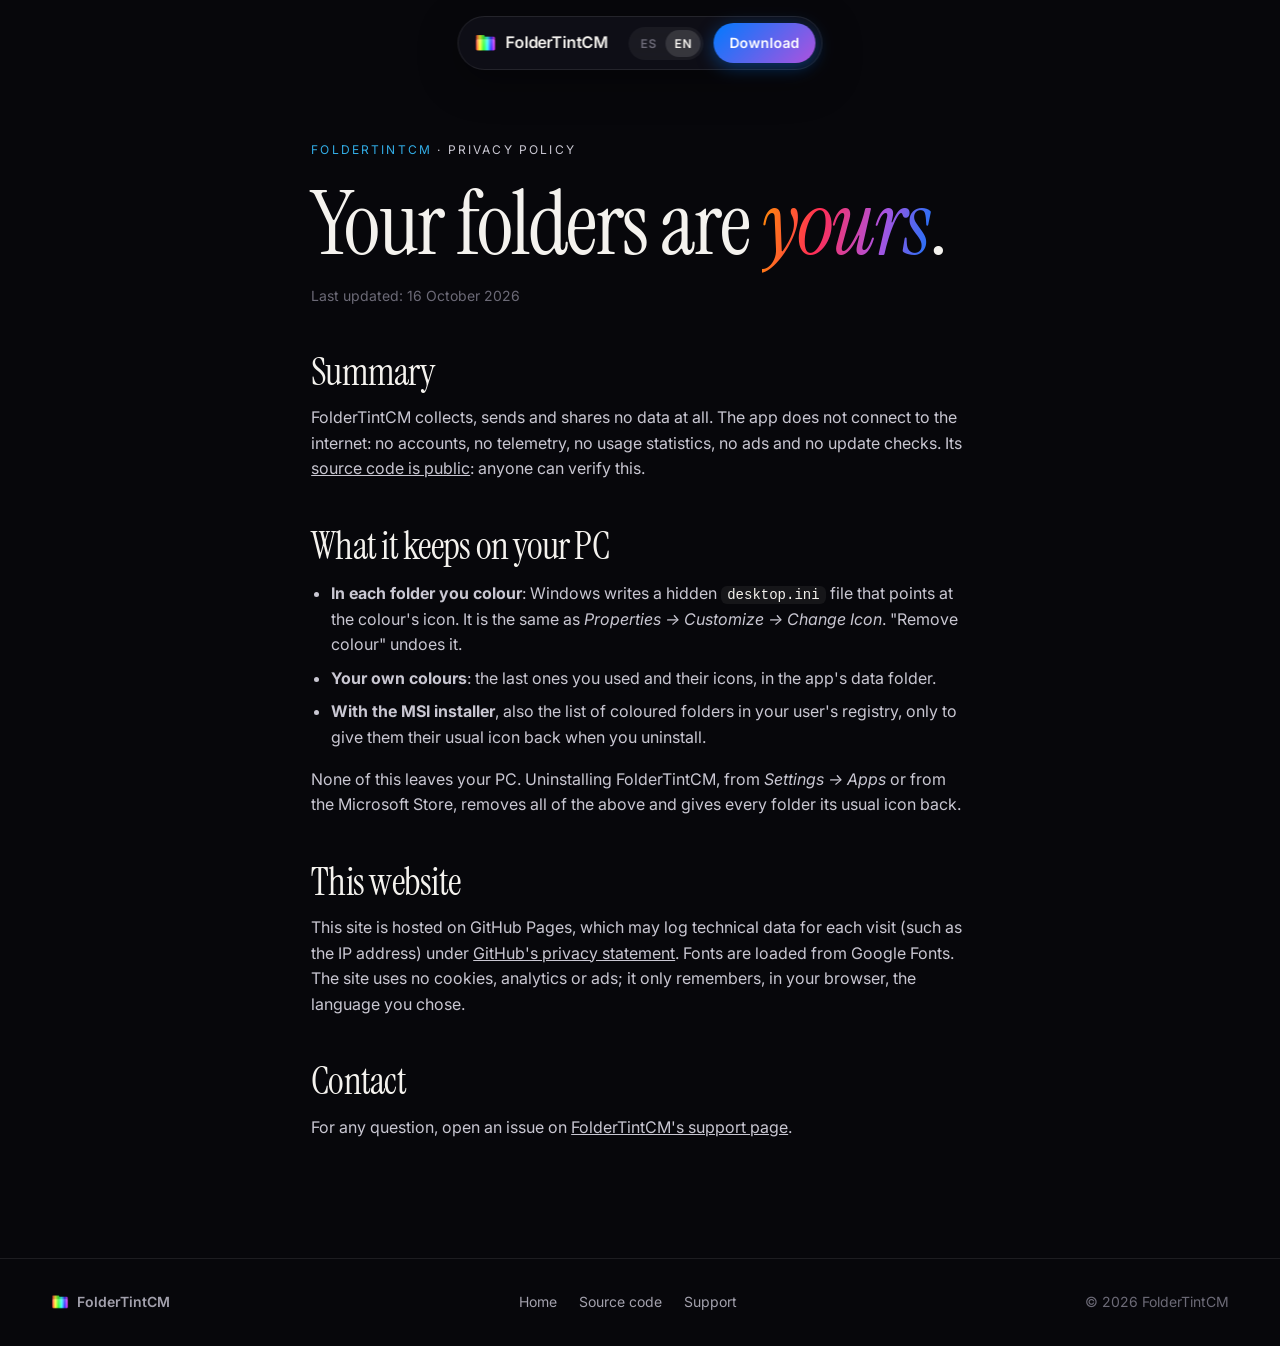
<file: privacy.html>
<!doctype html>
<html lang="es">
<head>
  <meta charset="utf-8">
  <meta name="viewport" content="width=device-width, initial-scale=1">
  <title>Privacidad — FolderTintCM</title>
  <meta name="description" content="FolderTintCM no recoge ni envía ningún dato. Política de privacidad de la aplicación y de este sitio.">
  <meta name="theme-color" content="#07070b">
  <link rel="icon" type="image/png" href="assets/icon-44.png">
  <link rel="preconnect" href="https://fonts.googleapis.com">
  <link rel="preconnect" href="https://fonts.gstatic.com" crossorigin>
  <link rel="stylesheet" href="https://fonts.googleapis.com/css2?family=Instrument+Serif:ital@0;1&family=Inter:wght@400;500;600&display=swap">
  <link rel="stylesheet" href="assets/site.css">
</head>
<body data-title-key="doc.title">
  <header class="nav" id="nav">
    <a class="brand" href="./" aria-label="FolderTintCM">
      <img src="assets/icon-44.png" alt="" width="22" height="22">
      <span>FolderTintCM</span>
    </a>
    <div class="lang" role="group" aria-label="Idioma / Language">
      <button type="button" data-lang="es" aria-pressed="true">ES</button>
      <button type="button" data-lang="en" aria-pressed="false">EN</button>
    </div>
    <a class="cta" href="./#descargar" data-i18n="nav.download">Descargar</a>
  </header>

  <main class="doc">
    <article data-only="es" class="shown" lang="es">
      <p class="eyebrow"><span>FolderTintCM</span> · Política de privacidad</p>
      <h1>Tus carpetas son <em>tuyas</em>.</h1>
      <p class="updated">Última actualización: 16 de octubre de 2026</p>

      <h2>Resumen</h2>
      <p>FolderTintCM no recoge, no envía y no comparte ningún dato. La aplicación no se
        conecta a internet: no tiene cuentas, ni telemetría, ni estadísticas de uso, ni
        publicidad, ni comprobación de actualizaciones. Su
        <a href="https://github.com/foldertintcm/FolderTintCM">código es público</a>: cualquiera
        puede comprobarlo.</p>

      <h2>Qué guarda en tu equipo</h2>
      <ul>
        <li><strong>En cada carpeta que coloreas</strong>: Windows escribe un archivo oculto
          <code>desktop.ini</code> que apunta al icono del color. Es lo mismo que hace
          <em>Propiedades → Personalizar → Cambiar icono</em>. «Quitar color» lo deshace.</li>
        <li><strong>Tus colores propios</strong>: los últimos que usaste y sus iconos, en la
          carpeta de datos de la aplicación.</li>
        <li><strong>Con el instalador MSI</strong>, además, la lista de carpetas coloreadas en
          el registro de tu usuario, solo para devolverles su icono normal al desinstalar.</li>
      </ul>
      <p>Nada de esto sale de tu equipo. Al desinstalar FolderTintCM, desde
        <em>Configuración → Aplicaciones</em> o desde la Microsoft Store, se borra todo lo
        anterior y cada carpeta vuelve a su icono normal.</p>

      <h2>Este sitio</h2>
      <p>Este sitio está alojado en GitHub Pages, que puede registrar datos técnicos de
        cada visita (como la dirección IP) según la
        <a href="https://docs.github.com/es/site-policy/privacy-policies/github-general-privacy-statement">declaración de privacidad de GitHub</a>.
        Las tipografías se cargan desde Google Fonts. El sitio no usa cookies, ni analítica,
        ni publicidad; solo recuerda en tu navegador el idioma que elegiste.</p>

      <h2>Contacto</h2>
      <p>Para cualquier pregunta, abre un tema en
        <a href="https://github.com/foldertintcm/foldertintcm.github.io/issues">el soporte de FolderTintCM</a>.</p>
    </article>

    <article data-only="en" lang="en">
      <p class="eyebrow"><span>FolderTintCM</span> · Privacy policy</p>
      <h1>Your folders are <em>yours</em>.</h1>
      <p class="updated">Last updated: 16 October 2026</p>

      <h2>Summary</h2>
      <p>FolderTintCM collects, sends and shares no data at all. The app does not connect to
        the internet: no accounts, no telemetry, no usage statistics, no ads and no update
        checks. Its <a href="https://github.com/foldertintcm/FolderTintCM">source code is public</a>:
        anyone can verify this.</p>

      <h2>What it keeps on your PC</h2>
      <ul>
        <li><strong>In each folder you colour</strong>: Windows writes a hidden
          <code>desktop.ini</code> file that points at the colour's icon. It is the same as
          <em>Properties → Customize → Change Icon</em>. "Remove colour" undoes it.</li>
        <li><strong>Your own colours</strong>: the last ones you used and their icons, in the
          app's data folder.</li>
        <li><strong>With the MSI installer</strong>, also the list of coloured folders in your
          user's registry, only to give them their usual icon back when you uninstall.</li>
      </ul>
      <p>None of this leaves your PC. Uninstalling FolderTintCM, from <em>Settings → Apps</em>
        or from the Microsoft Store, removes all of the above and gives every folder its usual
        icon back.</p>

      <h2>This website</h2>
      <p>This site is hosted on GitHub Pages, which may log technical data for each visit
        (such as the IP address) under
        <a href="https://docs.github.com/en/site-policy/privacy-policies/github-general-privacy-statement">GitHub's privacy statement</a>.
        Fonts are loaded from Google Fonts. The site uses no cookies, analytics or ads; it
        only remembers, in your browser, the language you chose.</p>

      <h2>Contact</h2>
      <p>For any question, open an issue on
        <a href="https://github.com/foldertintcm/foldertintcm.github.io/issues">FolderTintCM's support page</a>.</p>
    </article>
  </main>

  <footer class="footer">
    <div>
      <img src="assets/icon-44.png" alt="" width="18" height="18">
      <span>FolderTintCM</span>
    </div>
    <nav>
      <a href="./" data-i18n="foot.home">Inicio</a>
      <a href="https://github.com/foldertintcm/FolderTintCM" data-i18n="foot.source">Código fuente</a>
      <a href="https://github.com/foldertintcm/foldertintcm.github.io/issues" data-i18n="foot.support">Soporte</a>
    </nav>
    <p>© 2026 FolderTintCM</p>
  </footer>

  <script src="assets/site.js"></script>
</body>
</html>
</file>
<file: assets/site.css>
/* FolderTintCM — the same dark, scroll-driven page as ScreenShotCM, in the
   folders' own colours. No framework: the chapters reveal and the rail
   follows through site.js. */

:root {
  --bg: #07070b;
  --bg-2: #0d0d14;
  --ink: #f4f2ee;
  --muted: #a3a1ad;
  --faint: #6c6a77;
  --line: rgba(255, 255, 255, .09);
  --glass: rgba(20, 20, 30, .62);
  --accent: #007aff;
  --accent-2: #af52de;
  --sky: #32ade6;
  --mark: #ff2d55;
  --warm: #ff9500;
  --spectrum: linear-gradient(100deg, var(--warm), var(--mark) 34%, var(--accent-2) 66%, var(--accent));
  --serif: "Instrument Serif", "Iowan Old Style", Georgia, serif;
  --sans: "Inter", "Segoe UI", system-ui, sans-serif;
  --gutter: clamp(16px, 4vw, 56px);
  color-scheme: dark;
}

* { box-sizing: border-box; }
html { scroll-behavior: smooth; -webkit-text-size-adjust: 100%; }
body {
  margin: 0;
  background: var(--bg);
  color: var(--ink);
  font: 400 16px/1.6 var(--sans);
  -webkit-font-smoothing: antialiased;
  overflow-x: hidden;
}
img { max-width: 100%; height: auto; display: block; }
a { color: inherit; }
em { font-style: italic; }
::selection { background: var(--accent); color: #fff; }

/* A faint film grain over everything, for depth. */
.grain {
  position: fixed; inset: -50%; z-index: 100; pointer-events: none; opacity: .05;
  background-image: url("data:image/svg+xml,%3Csvg xmlns='http://www.w3.org/2000/svg' width='160' height='160'%3E%3Cfilter id='n'%3E%3CfeTurbulence type='fractalNoise' baseFrequency='.9' numOctaves='3' stitchTiles='stitch'/%3E%3C/filter%3E%3Crect width='100%25' height='100%25' filter='url(%23n)'/%3E%3C/svg%3E");
  animation: grain 1.2s steps(6) infinite;
}
@keyframes grain {
  0% { transform: translate(0, 0); } 33% { transform: translate(-3%, 2%); }
  66% { transform: translate(2%, -3%); } 100% { transform: translate(0, 0); }
}

/* ── Floating pill nav ─────────────────────────────────────────────── */
.nav {
  position: fixed; top: 16px; left: 50%; z-index: 50;
  transform: translateX(-50%);
  display: flex; align-items: center; gap: 6px;
  padding: 6px 6px 6px 16px;
  width: max-content; max-width: calc(100% - 32px);
  background: var(--glass);
  border: 1px solid var(--line);
  border-radius: 999px;
  backdrop-filter: blur(18px) saturate(1.4);
  -webkit-backdrop-filter: blur(18px) saturate(1.4);
  box-shadow: 0 10px 40px rgba(0, 0, 0, .35);
  transition: transform .5s cubic-bezier(.2, .8, .2, 1), opacity .5s;
}
.nav.hidden { transform: translate(-50%, -140%); opacity: 0; }
.brand { display: flex; align-items: center; gap: 9px; text-decoration: none; font-weight: 600; letter-spacing: -.01em; margin-right: 10px; }
.links { display: flex; gap: 2px; }
.links a {
  text-decoration: none; color: var(--muted); font-size: 14px;
  padding: 8px 12px; border-radius: 999px; transition: color .2s, background .2s;
}
.links a:hover { color: var(--ink); background: rgba(255, 255, 255, .06); }
.lang { display: flex; padding: 3px; border-radius: 999px; background: rgba(255, 255, 255, .05); margin: 0 4px; }
.lang button {
  font: 600 12px var(--sans); color: var(--faint); background: none; border: 0;
  padding: 6px 9px; border-radius: 999px; cursor: pointer; letter-spacing: .04em;
}
.lang button[aria-pressed="true"] { color: var(--ink); background: rgba(255, 255, 255, .12); }
.cta {
  text-decoration: none; font-size: 14px; font-weight: 600; color: #fff;
  padding: 9px 16px; border-radius: 999px;
  background: linear-gradient(135deg, var(--accent), var(--accent-2));
  box-shadow: 0 4px 18px rgba(0, 122, 255, .4);
}

/* ── Chapter rail ──────────────────────────────────────────────────── */
.rail {
  position: fixed; right: 22px; top: 50%; z-index: 40;
  transform: translateY(-50%);
  display: flex; gap: 14px;
}
.rail ol { list-style: none; margin: 0; padding: 0; display: flex; flex-direction: column; gap: 14px; }
.rail a {
  position: relative;
  display: flex; align-items: center; justify-content: flex-end; gap: 10px;
  text-decoration: none; color: var(--faint); font-size: 11px; letter-spacing: .12em;
  transition: color .3s;
}
.rail em {
  position: absolute; right: calc(100% + 4px); white-space: nowrap; pointer-events: none;
  font-style: normal; text-transform: uppercase; opacity: 0; transform: translateX(6px);
  transition: opacity .3s, transform .3s;
}
.rail a:hover em { opacity: 1; transform: none; }
.rail li.active a { color: var(--ink); }
.rail-progress { width: 1px; background: var(--line); position: relative; }
.rail-progress i {
  position: absolute; left: -1px; top: 0; width: 3px; border-radius: 3px; height: 0;
  background: linear-gradient(var(--warm), var(--mark), var(--accent-2), var(--accent));
}

/* ── Shared type ───────────────────────────────────────────────────── */
.eyebrow {
  font-size: 12px; letter-spacing: .18em; text-transform: uppercase; color: var(--muted);
  margin: 0 0 22px;
}
.eyebrow span:first-child { color: var(--sky); }
h1, h2 {
  font-family: var(--serif); font-weight: 400; letter-spacing: -.02em; margin: 0;
  line-height: .98;
}
h1 em, h2 em {
  background: var(--spectrum);
  -webkit-background-clip: text; background-clip: text; color: transparent;
  padding-right: .08em; margin-right: -.08em;
}
h1 { font-size: clamp(50px, 6.4vw, 108px); }
h2 { font-size: clamp(40px, 5.6vw, 84px); margin-bottom: 26px; }
p { color: var(--muted); margin: 0 0 18px; }

.btn {
  display: inline-flex; align-items: center; gap: 10px;
  text-decoration: none; font-weight: 600; font-size: 15px;
  padding: 14px 22px; border-radius: 999px;
  transition: transform .2s, box-shadow .2s, background .2s;
}
.btn:hover { transform: translateY(-2px); }
.btn-primary {
  color: #fff; background: linear-gradient(135deg, var(--accent), var(--accent-2));
  box-shadow: 0 10px 34px rgba(0, 122, 255, .38);
}
.btn-primary:hover { box-shadow: 0 14px 44px rgba(0, 122, 255, .55); }
.btn-ghost { color: var(--ink); border: 1px solid var(--line); background: rgba(255, 255, 255, .03); }
.btn-ghost:hover { background: rgba(255, 255, 255, .08); }
.btn-xl { font-size: 18px; padding: 18px 30px; }

/* ── Hero ──────────────────────────────────────────────────────────── */
.hero {
  position: relative; min-height: 100svh;
  display: grid; grid-template-columns: minmax(0, 5fr) minmax(0, 7fr); grid-template-rows: 1fr auto;
  grid-template-areas: "copy shot" "stats stats"; column-gap: 3vw;
  padding: 120px var(--gutter) 40px;
  overflow: hidden; isolation: isolate;
}
.glow { position: absolute; border-radius: 50%; filter: blur(90px); z-index: -1; pointer-events: none; }
.glow-a { width: 60vw; height: 60vw; right: -18vw; top: -18vw; background: radial-gradient(circle, rgba(50, 173, 230, .28), transparent 65%); }
.glow-b { width: 50vw; height: 50vw; left: -14vw; bottom: -20vw; background: radial-gradient(circle, rgba(175, 82, 222, .26), transparent 65%); }
.hero-shot {
  grid-area: shot; align-self: center; position: relative; z-index: -1;
  /* Clear of the chapter rail on the right. */
  margin: 0 28px 0 0;
  perspective: 1600px;
}
.hero-shot > * {
  transform: rotateY(calc(-16deg * (1 - var(--p, 0)))) rotateX(calc(8deg * (1 - var(--p, 0)))) scale(calc(.92 + .08 * var(--p, 0)));
  transform-origin: 70% 50%;
  will-change: transform;
}
.hero::after {
  content: ""; position: absolute; inset: 0; z-index: -1; pointer-events: none;
  background: linear-gradient(0deg, var(--bg) 2%, rgba(7, 7, 11, 0) 42%);
}
.hero-copy { grid-area: copy; align-self: center; padding: 24px 0 56px; }
.hero-copy .lede { font-size: clamp(17px, 1.5vw, 20px); max-width: 540px; margin: 28px 0 34px; color: #c9c7d2; }
.actions { display: flex; gap: 12px; flex-wrap: wrap; }
.stats {
  grid-area: stats;
  display: grid; grid-template-columns: repeat(4, 1fr); gap: 0; margin: 0;
  border-top: 1px solid var(--line);
}
.stats div { padding: 22px 22px 6px 0; }
.stats div + div { padding-left: 22px; border-left: 1px solid var(--line); }
.stats dt { font-family: var(--serif); font-size: clamp(34px, 3.6vw, 54px); line-height: 1; }
.stats dd { margin: 8px 0 0; font-size: 13px; color: var(--muted); }

/* The hero's wall of folders: every colour, floating gently. */
.wall {
  display: grid; grid-template-columns: repeat(7, 1fr); gap: clamp(6px, 1.2vw, 18px);
  padding: clamp(18px, 2.4vw, 34px); border-radius: 22px;
  background: linear-gradient(160deg, rgba(255, 255, 255, .06), rgba(255, 255, 255, .015));
  border: 1px solid var(--line);
  box-shadow: 0 50px 120px rgba(0, 0, 0, .6);
}
.wall figure { margin: 0; text-align: center; }
.wall img { width: 100%; filter: drop-shadow(0 10px 18px rgba(0, 0, 0, .35)); animation: bob 6s ease-in-out infinite; animation-delay: calc(var(--i, 0) * -.45s); }
.wall figcaption { font-size: clamp(10px, .9vw, 13px); color: var(--muted); margin-top: 2px; }
.wall .more img { animation: none; }
@keyframes bob { 0%, 100% { transform: translateY(0); } 50% { transform: translateY(-6px); } }

/* ── Chapters ──────────────────────────────────────────────────────── */
.chapter {
  position: relative;
  display: grid; grid-template-columns: minmax(0, 5fr) minmax(0, 7fr);
  gap: clamp(32px, 5vw, 88px); align-items: center;
  padding: clamp(96px, 14vh, 180px) calc(var(--gutter) + 56px) clamp(96px, 14vh, 180px) var(--gutter);
  border-top: 1px solid var(--line);
}
.chapter.flip { grid-template-columns: minmax(0, 7fr) minmax(0, 5fr); }
.chapter.flip .copy { order: 2; }
.chapter .copy { position: sticky; top: 18vh; align-self: start; padding-top: 4vh; }
.chapter.wide { grid-template-columns: 1fr; }
.chapter.wide .copy { position: static; max-width: 760px; margin: 0 auto; text-align: center; }
.frame { margin: 0; position: relative; }
.frame img.shot {
  border-radius: 12px;
  box-shadow: 0 40px 100px rgba(0, 0, 0, .55), 0 0 0 1px rgba(255, 255, 255, .07);
}
.frame::before {
  content: ""; position: absolute; inset: 8% 6%; z-index: -1; border-radius: 40px; filter: blur(70px);
  background: linear-gradient(135deg, rgba(255, 149, 0, .16), rgba(255, 45, 85, .14), rgba(0, 122, 255, .2));
}

.note { font-size: 14px; color: var(--faint); }
.list + .note { margin-top: 26px; }
.chips { list-style: none; padding: 0; margin: 26px 0 0; display: flex; flex-wrap: wrap; gap: 8px; }
.chips li { font-size: 14px; padding: 7px 14px; border-radius: 999px; border: 1px solid var(--line); background: rgba(255, 255, 255, .03); color: #d6d4dd; }
.list { padding: 0; margin: 24px 0 0; list-style: none; display: grid; gap: 12px; }
.list li { position: relative; padding-left: 26px; color: #d6d4dd; }
.list li::before { content: ""; position: absolute; left: 0; top: .62em; width: 12px; height: 2px; background: var(--spectrum); }
.specs { display: grid; grid-template-columns: 1fr 1fr; gap: 26px 28px; margin: 32px 0 26px; }
.specs dt { font-family: var(--serif); font-size: clamp(34px, 3.4vw, 50px); line-height: 1; }
.specs dd { margin: 8px 0 0; font-size: 14px; color: var(--muted); }
kbd {
  font: 500 13px var(--sans); color: var(--ink); white-space: nowrap;
  padding: 3px 8px; border-radius: 7px;
  background: rgba(255, 255, 255, .06); border: 1px solid var(--line); border-bottom-width: 2px;
}

/* Reveal: images rise in as their chapter arrives. */
.reveal { opacity: 0; transform: translateY(60px) scale(.97); transition: opacity 1s cubic-bezier(.2, .8, .2, 1), transform 1.2s cubic-bezier(.2, .8, .2, 1); }
.reveal.in { opacity: 1; transform: none; }
.copy > * { opacity: 0; transform: translateY(24px); transition: opacity .8s, transform .9s cubic-bezier(.2, .8, .2, 1); }
.copy.in > * { opacity: 1; transform: none; }
.copy.in > *:nth-child(2) { transition-delay: .08s; }
.copy.in > *:nth-child(3) { transition-delay: .16s; }
.copy.in > *:nth-child(4) { transition-delay: .24s; }
.copy.in > *:nth-child(5) { transition-delay: .32s; }

/* ── Explorer and its context menu, drawn with the real icons ──────── */
.explorer {
  position: relative; border-radius: 12px; padding: 10px 0 70px;
  background: #191919; border: 1px solid rgba(255, 255, 255, .08);
  box-shadow: 0 40px 100px rgba(0, 0, 0, .55);
  font: 13px "Segoe UI", var(--sans); color: #e8e8e8;
  min-height: 460px;
}
.explorer .row {
  display: grid; grid-template-columns: 22px 1fr auto; gap: 10px; align-items: center;
  padding: 5px 18px; color: #e8e8e8;
}
.explorer .row img { width: 20px; height: 20px; }
.explorer .row span:last-child { color: #9a9a9a; font-size: 12px; }
.explorer .row.selected { background: rgba(255, 255, 255, .09); box-shadow: inset 2px 0 #4cc2ff; }
.menu {
  position: absolute; min-width: 230px; padding: 4px;
  background: #2c2c2c; border: 1px solid rgba(255, 255, 255, .1); border-radius: 8px;
  box-shadow: 0 18px 50px rgba(0, 0, 0, .55);
}
.menu.main { left: 26%; top: 74px; }
.menu.sub { left: calc(26% + 226px); top: 132px; min-width: 190px; }
.menu li { list-style: none; display: flex; align-items: center; gap: 10px; padding: 5px 10px; border-radius: 4px; color: #e8e8e8; }
.menu ul { margin: 0; padding: 0; }
.menu li img, .menu li i { width: 16px; height: 16px; flex: none; }
.menu li.on { background: rgba(255, 255, 255, .08); }
.menu li.dim { color: #9a9a9a; }
.menu li .chev { margin-left: auto; color: #9a9a9a; }
.menu hr { border: 0; border-top: 1px solid rgba(255, 255, 255, .1); margin: 4px 6px; }


/* ── It stays: the same folder, moment after moment ────────────────── */
.persist {
  display: flex; align-items: stretch; justify-content: center; gap: clamp(8px, 1.6vw, 22px);
  padding: clamp(28px, 4vw, 48px) clamp(16px, 3vw, 36px); border-radius: 18px;
  background: rgba(255, 255, 255, .03); border: 1px solid var(--line);
}
.moment {
  flex: 1; max-width: 180px; text-align: center; padding: 18px 10px 16px; border-radius: 14px;
  background: #15151d; border: 1px solid var(--line);
}
.moment img { width: 72%; margin: 0 auto 8px; filter: drop-shadow(0 10px 18px rgba(0, 0, 0, .4)); }
.moment span { display: block; font: 13px "Segoe UI", var(--sans); color: #e8e8e8; }
.moment em { display: block; margin-top: 10px; font-style: normal; font-size: 12px; color: var(--muted); }
.moment em::before { content: "✓ "; color: #34c759; }
.persist .arrow { align-self: center; font-style: normal; color: var(--faint); font-size: 20px; }
@media (max-width: 520px) { .persist .arrow { display: none; } .persist { gap: 8px; padding: 18px 10px; } .moment { padding: 12px 4px; } }

/* ── Sizes: the same folder, sharp at every size ───────────────────── */
.sizes {
  display: flex; align-items: flex-end; justify-content: center; gap: clamp(12px, 2.2vw, 30px); flex-wrap: wrap;
  padding: 40px 30px; border-radius: 18px; background: rgba(255, 255, 255, .03); border: 1px solid var(--line);
}
.sizes figure { margin: 0; text-align: center; }
.sizes img { margin: 0 auto 10px; image-rendering: auto; }
.sizes figcaption { font-size: 12px; color: var(--faint); letter-spacing: .06em; }

/* ── Download ──────────────────────────────────────────────────────── */
.download {
  position: relative; overflow: hidden; isolation: isolate;
  text-align: center; padding: clamp(120px, 18vh, 220px) var(--gutter);
  border-top: 1px solid var(--line);
}
.glow-c { width: 70vw; height: 40vw; left: 15vw; top: 20%; background: radial-gradient(ellipse, rgba(255, 45, 85, .16), rgba(0, 122, 255, .2) 40%, transparent 68%); }
.download h2 { font-size: clamp(48px, 7.4vw, 116px); margin-bottom: 44px; }
.dl-meta { margin: 14px 0 34px; font-size: 14px; }
.store-badge { display: inline-block; border-radius: 10px; transition: transform .2s, filter .2s; }
.store-badge:hover { transform: translateY(-2px); filter: brightness(1.12); }
.store-badge img { display: block; width: 250px; height: auto; }
.dl-store { margin: 14px auto 26px; font-size: 14px; max-width: 620px; }
.dl-note { margin: 14px auto 26px; font-size: 14px; max-width: 620px; }
.dl-facts { list-style: none; padding: 0; margin: 0 auto 30px; display: flex; flex-wrap: wrap; justify-content: center; gap: 10px 26px; max-width: 900px; }
.dl-facts li { color: #d6d4dd; font-size: 15px; }
.dl-facts li::before { content: "✓"; color: var(--sky); margin-right: 8px; }
.sha { font-size: 12px; color: var(--faint); overflow-wrap: anywhere; }
.sha span { letter-spacing: .14em; margin-right: 6px; }
.sha code { font: 12px ui-monospace, "Cascadia Code", Consolas, monospace; }

/* ── Footer ────────────────────────────────────────────────────────── */
.footer {
  display: flex; align-items: center; justify-content: space-between; gap: 18px; flex-wrap: wrap;
  padding: 32px var(--gutter); border-top: 1px solid var(--line); font-size: 14px; color: var(--faint);
}
.footer div { display: flex; align-items: center; gap: 8px; color: var(--muted); font-weight: 600; }
.footer nav { display: flex; gap: 22px; flex-wrap: wrap; }
.footer a { text-decoration: none; color: var(--muted); }
.footer a:hover { color: var(--ink); }
.footer p { margin: 0; color: var(--faint); }

/* ── Privacy page ──────────────────────────────────────────────────── */
.doc { max-width: 760px; margin: 0 auto; padding: 140px var(--gutter) 100px; }
.doc h1 { font-size: clamp(48px, 7vw, 88px); margin-bottom: 18px; }
.doc h2 { font-size: clamp(28px, 3vw, 38px); margin: 46px 0 14px; }
.doc p, .doc li { color: #c9c7d2; }
.doc ul { padding-left: 20px; }
.doc li { margin-bottom: 8px; }
.doc code { font: 14px ui-monospace, "Cascadia Code", Consolas, monospace; color: var(--ink); background: rgba(255, 255, 255, .06); padding: 1px 6px; border-radius: 6px; overflow-wrap: anywhere; }
.doc .updated { color: var(--faint); font-size: 14px; }
[data-only]:not(.shown) { display: none; }

/* ── Light or dark: the same picker in both palettes ── */
.duo { display: grid; grid-template-columns: 1fr 1fr; gap: 24px; max-width: 1400px; margin: 0 auto; }
.duo img { width: 100%; height: auto; }

/* ── Smaller screens ───────────────────────────────────────────────── */
@media (max-width: 1100px) {
  .rail { display: none; }
  .chapter { padding-right: var(--gutter); }
}
@media (max-width: 900px) {
  .links { display: none; }
  .hero { padding-top: 96px; grid-template-columns: 1fr; grid-template-rows: auto auto auto; grid-template-areas: "shot" "copy" "stats"; }
  .hero-shot { margin: 12px 0 8px; }
  .hero::after { background: linear-gradient(0deg, var(--bg) 0%, rgba(7, 7, 11, 0) 30%); }
  .hero-copy { padding-bottom: 32px; }
  .stats { grid-template-columns: 1fr 1fr; }
  .stats div:nth-child(3) { padding-left: 0; border-left: 0; }
  .stats div:nth-child(n+3) { border-top: 1px solid var(--line); }
  .chapter, .chapter.flip { grid-template-columns: 1fr; gap: 36px; }
  .chapter.flip .copy { order: 0; }
  .chapter .copy { position: static; padding-top: 0; }
  .duo { grid-template-columns: 1fr; }
  .menu.main { left: 8%; top: 112px; }
  .menu.sub { left: auto; right: 4%; top: 236px; }
  .explorer { min-height: 720px; }
}
@media (max-width: 520px) {
  .brand span { display: none; }
  .nav { padding-left: 12px; }
  .specs { grid-template-columns: 1fr; }
  .wall { grid-template-columns: repeat(5, 1fr); }
  .explorer { min-height: 760px; }
  .menu.main { left: 4%; right: 18%; min-width: 0; }
  .menu.sub { top: 262px; }
}

@media (prefers-reduced-motion: reduce) {
  html { scroll-behavior: auto; }
  .grain, .wall img { animation: none; }
  .reveal, .copy > * { opacity: 1; transform: none; transition: none; }
  .hero-shot > * { transform: none; }
}
</file>
